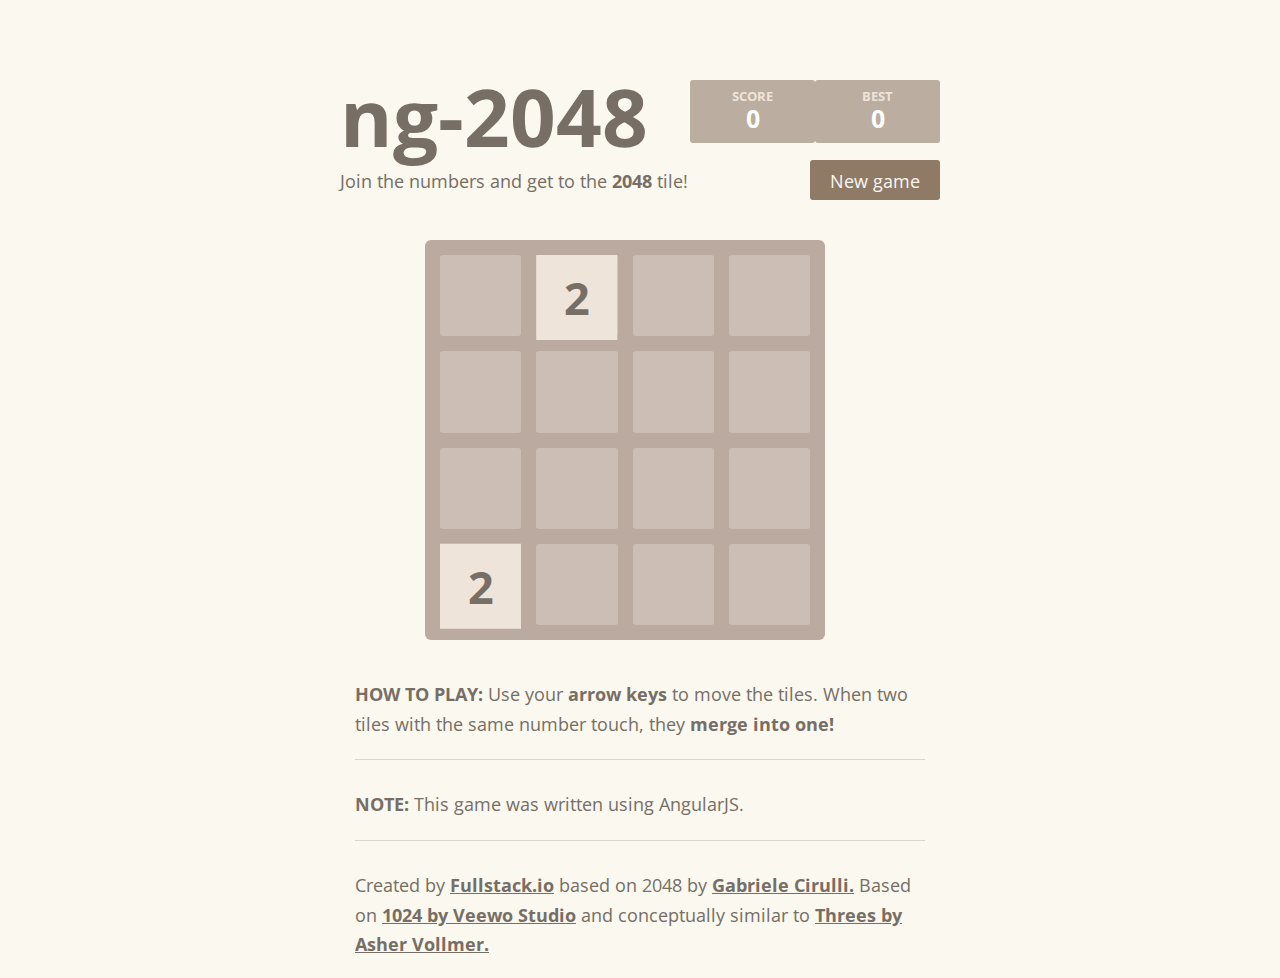
<file: index.html>
<!doctype html><!--[if lt IE 7]>      <html class="no-js lt-ie9 lt-ie8 lt-ie7"> <![endif]--><!--[if IE 7]>         <html class="no-js lt-ie9 lt-ie8"> <![endif]--><!--[if IE 8]>         <html class="no-js lt-ie9"> <![endif]--><!--[if gt IE 8]><!--><html class="no-js"><!--<![endif]--><head><meta charset="utf-8"><title>2048</title><meta name="description" content=""><meta name="viewport" content="width=device-width"><!-- Place favicon.ico and apple-touch-icon.png in the root directory --><link rel="stylesheet" href="styles/2f4661e5.main.css"><link href="http://fonts.googleapis.com/css?family=Open+Sans:400,700" rel="stylesheet" type="text/css"><body ng-app="twentyfourtyeightApp"><!--[if lt IE 7]>
      <p class="browsehappy">You are using an <strong>outdated</strong> browser. Please <a href="http://browsehappy.com/">upgrade your browser</a> to improve your experience.</p>
    <![endif]--><!-- Add your site or application content here --><div class="container" ng-include="'views/main.html'"></div><!-- Google Analytics: change UA-XXXXX-X to be your site's ID --><script>(function(i,s,o,g,r,a,m){i['GoogleAnalyticsObject']=r;i[r]=i[r]||function(){
       (i[r].q=i[r].q||[]).push(arguments)},i[r].l=1*new Date();a=s.createElement(o),
       m=s.getElementsByTagName(o)[0];a.async=1;a.src=g;m.parentNode.insertBefore(a,m)
       })(window,document,'script','//www.google-analytics.com/analytics.js','ga');

       ga('create', 'UA-XXXXX-X');
       ga('send', 'pageview');</script><!--[if lt IE 9]>
    <script src="bower_components/es5-shim/es5-shim.js"></script>
    <script src="bower_components/json3/lib/json3.min.js"></script>
    <![endif]--><script src="scripts/b371ece1.vendor.js"></script><script src="scripts/83b5b6a7.scripts.js"></script><script src="scripts/513b7b7a.templates.js"></script>
</file>
